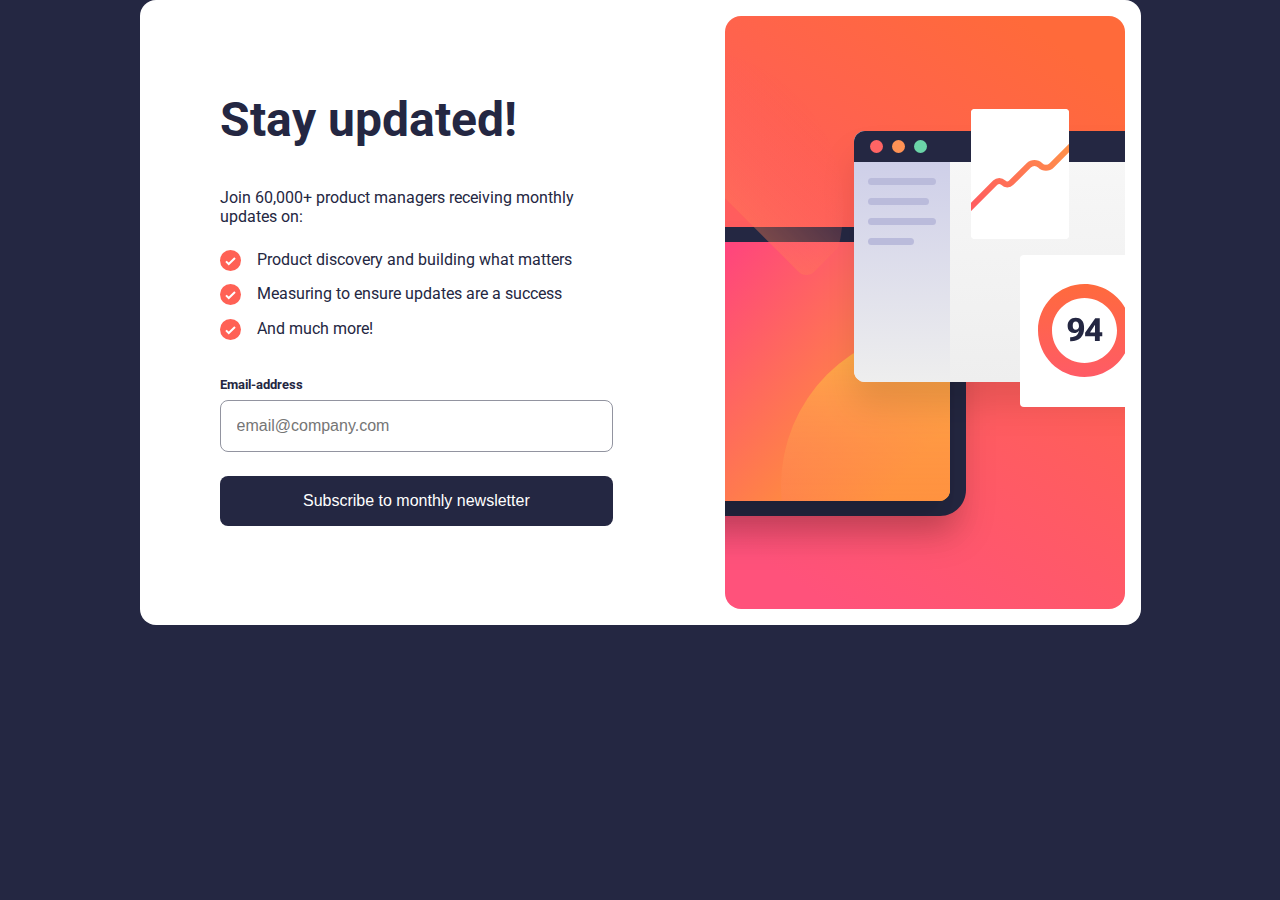
<file: index.html>
<!DOCTYPE html>
<html lang="en">
<head>
  <meta charset="UTF-8">
  <meta name="viewport" content="width=device-width, initial-scale=1.0"> <!-- displays site properly based on user's device -->
  
  <link rel="icon" type="image/png" sizes="32x32" href="./assets/images/favicon-32x32.png">

  <link rel="stylesheet" href="./assets/css/style.css">
  
  
  <title>Frontend Mentor | Newsletter sign-up form with success message</title>
  <script defer src="./assets/js/main.js"></script>

  <!-- Feel free to remove these styles or customise in your own stylesheet 👍 -->

</head>
<body>
  <main>
    <div class="form-container">
      <div class="form-img">
        <img class="img-mobile" src="./assets/images/illustration-sign-up-mobile.svg" alt="">
        <img src="./assets/images/illustration-sign-up-desktop.svg" alt="" class="img-desktop">
      </div>
      <section>
        <div class="form-details">
          <h1 class="form-title">Stay updated!</h1>
          <p class="form-message">Join 60,000+ product managers receiving monthly updates on:</p>
          <ul class="form-list">
            <li><span>Product discovery and building what matters</span></li>
            <li><span>Measuring to ensure updates are a success</span></li>
            <li><span>And much more!</span></li>
          </ul>
          <div class="submit-form">
            
            <form action="/success.html" method="get"   id="form"  >
              <!-- <div class="error">error</div> -->
              <div class="form-text">
                
                <label for="email" name="email">Email-address</label>
                <span id="error" ></span>
              </div>
              
              <input id="email" name="email" type="text" placeholder="email@company.com" >
              <button id="save-btn" type="submit"> Subscribe to monthly newsletter</button>
            </form>
          </div>
        </div>

      </section>
    </div>
  </main>

  
</body>
</html>
</file>
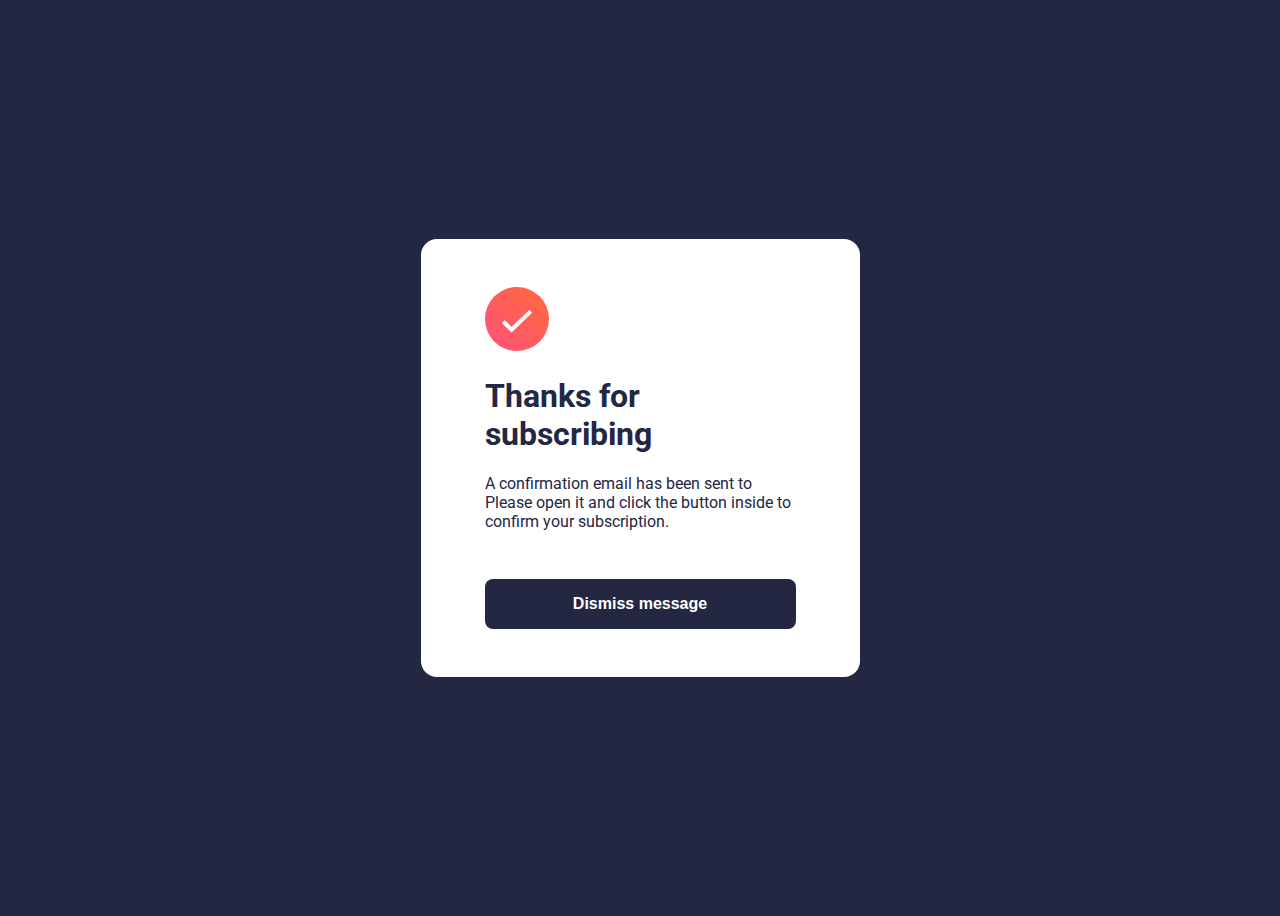
<file: success.html>
<!DOCTYPE html>
<html lang="en">
<head>
    <meta charset="UTF-8">
    <meta name="viewport" content="width=device-width, initial-scale=1.0">
    <link rel="stylesheet" href="./assets/css/success.css">
    <title>Document</title>
    <script defer src="./assets/js/main.js"></script>
</head>
<body>
   <main>
        <div class="container">
            <div class="message-items">
                <img src="./assets/images/icon-success.svg" alt="">
                <h1>Thanks for subscribing</h1>
                <p>
                    A confirmation email has been sent to <span id="credits"></span>
                    Please open it and click the button inside to confirm your subscription.
                </p>
                <button id="dismiss-btn">Dismiss message</button>
            </div>
        </div>
   </main>
   
</body>
</html>
</file>
<file: assets/css/style.css>
@import url("https://fonts.googleapis.com/css2?family=Roboto:ital,wght@0,100;0,300;0,400;0,500;0,700;0,900;1,100;1,300;1,400;1,500;1,700;1,900&display=swap");

:root {
  --Dark-slate-grey: hsl(234, 29%, 20%);
  --Charcol-grey: hsl(235, 18%, 26%);
  --Grey: hsl(231, 7%, 60%);
  --White: hsl(0, 0%, 100%);
  --Tomato: hsl(4, 100%, 67%);
}

* {
  box-sizing: border-box;
  margin: 0;
  padding: 0;
}
body {
  font-family: "Roboto", Arial, Helvetica, sans-serif;
  display: flex;
  justify-content: center;
  align-items: center;
}
main {
  display: flex;
  justify-content: center;
  align-items: center;
}
.img-desktop {
  display: none;
}
.form-details {
  padding: 2rem 1rem 2.5rem 1rem;
  display: flex;
  flex-direction: column;
  gap: 1.5rem;
  color: var(--Dark-slate-grey);
}
.form-title {
  font-weight: 700;
}
.form-message {
  font-size: 1rem;
  font-weight: 400;
}
.form-list {
  list-style-type: none;
  list-style-position: inside;
}
.form-list li {
  display: flex;
  align-items: flex-start;
  margin-bottom: 0.6rem;
  font-size: 1rem;
}
.form-list li::before {
  content: url("/assets/images/icon-list.svg");
  margin-right: 1rem;
}

.submit-form form {
  margin-top: 0;
  display: flex;
  flex-direction: column;
}
.submit-form label {
  color: var(--Dark-slate-grey);
  font-size: 0.825rem;
  font-weight: 700;
  margin-bottom: 0.5rem;
}
.submit-form input {
  padding: 1rem 1rem;
  border-radius: 0.5rem;
  border: 1px solid var(--Grey);
  margin-bottom: 1.5rem;
  font-size: 1rem;
}
.error {
  outline: none;
  border: 2px solid #ff6a3a !important;
  color: #ff6a3a;
  background-color: rgba(255, 97, 85, 0.2);
}

.submit-form button {
  padding: 1rem 1rem;
  border-radius: 0.5rem;
  border: none;
  font-size: 1rem;
  color: var(--White);
  background-color: var(--Dark-slate-grey);
}
.form-text {
  display: flex;
  justify-content: space-between;
  align-items: center;
}
.form-text span {
  font-size: 0.825rem;
  font-weight: 700;
  color: #ff6a3a;
  padding-bottom: 0.5rem;
}
@media only screen and (min-width: 1200px) {
  body {
    background-color: var(--Dark-slate-grey);
  }
  main {
    display: flex;
    justify-content: center;
    align-items: center;
  }
  .form-container {
    background-color: white;
    display: flex;
    flex-direction: row-reverse;
    justify-content: center;
    align-items: center;
    padding: 1rem;
    border-radius: 1rem;
  }
  .img-mobile {
    display: none;
  }
  .img-desktop {
    display: block;
  }
  section {
    margin: 0 3rem;
  }
  .form-details {
    max-width: 90%;
    display: flex;
    flex-direction: column;
    color: var(--Dark-slate-grey);
  }
  .form-title {
    margin-bottom: 1rem;
    font-weight: 700;
    font-size: 3rem;
  }
  .submit-form button {
    transition: all 1s;
  }

  .submit-form button:hover {
    background: linear-gradient(45deg, #ff6a3a, #ff527b);
    background-size: 200%;
    animation: anime 1s linear infinite;
    box-shadow: 10px 10px 20px rgba(255, 97, 85, 0.5);
  }
  @keyframes anime {
    0% {
      background-position: 0% 50%;
    }
    50% {
      background-position: 100% 50%;
    }
    100% {
      background-position: 0% 50%;
    }
  }
}
</file>
<file: assets/css/success.css>
@import url("https://fonts.googleapis.com/css2?family=Roboto:ital,wght@0,100;0,300;0,400;0,500;0,700;0,900;1,100;1,300;1,400;1,500;1,700;1,900&display=swap");

:root {
  --Dark-slate-grey: hsl(234, 29%, 20%);
  --Charcol-grey: hsl(235, 18%, 26%);
  --Grey: hsl(231, 7%, 60%);
  --White: hsl(0, 0%, 100%);
  --Tomato: hsl(4, 100%, 67%);
}
body {
  font-family: "Roboto", Arial, Helvetica, sans-serif;
  display: flex;
  justify-content: center;
  align-items: center;
  height: 100vh;
}
main {
  display: flex;
  flex-direction: column;
  justify-content: center;

  max-width: 90%;
}

h1 {
  color: var(--Dark-slate-grey);
}
p {
  color: var(--Dark-slate-grey);
}

button {
  margin-top: 5rem;
  color: var(--White);
  background-color: var(--Dark-slate-grey);
  padding: 1rem 2rem;
  border-radius: 0.5rem;
  border: none;
  width: 100%;
  cursor: pointer;
  font-weight: bold;
  font-size: 1rem;
}
span {
  display: block;
  font-weight: bold;
}
@media only screen and (min-width: 1200px) {
  body {
    background-color: var(--Dark-slate-grey);
  }
  main {
    display: flex;
    justify-content: center;
    align-items: center;
  }
  .container {
    max-width: 50%;
    background-color: var(--White);
    padding: 3rem 4rem;
    border-radius: 1rem;
  }
  button {
    margin-top: 2rem;
    transition: all 1s;
    color: var(--White);
  }
  button:hover {
    background: linear-gradient(45deg, #ff6a3a, #ff527b);
    background-size: 200%;
    animation: anime 1s linear infinite;
    box-shadow: 10px 10px 20px rgba(255, 97, 85, 0.5);
  }
  @keyframes anime {
    0% {
      background-position: 0% 50%;
    }
    50% {
      background-position: 100% 50%;
    }
    100% {
      background-position: 0% 50%;
    }
  }
}
</file>
